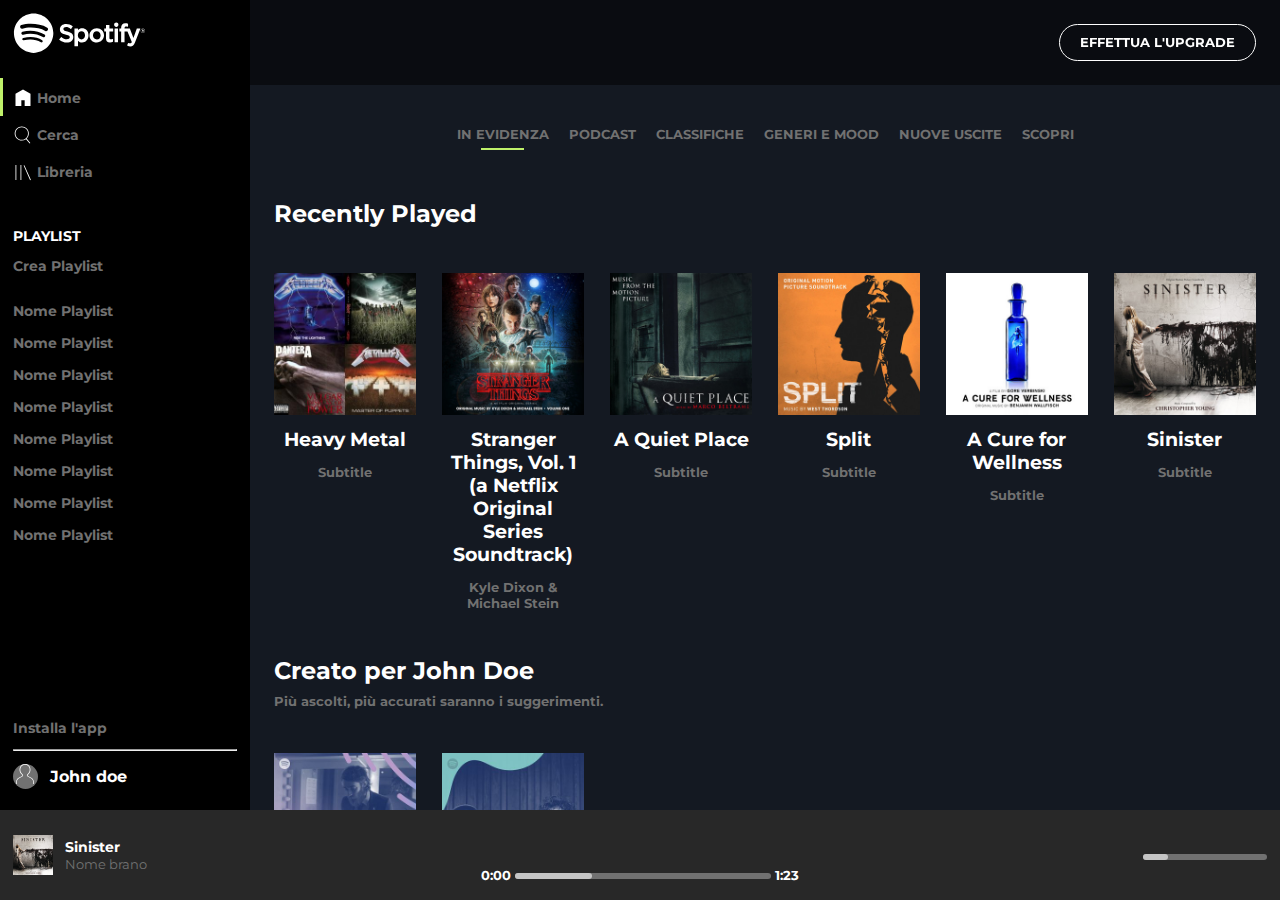
<file: index.html>
<!DOCTYPE html>
<html lang="en">
<head>
    <meta charset="UTF-8">
    <meta http-equiv="X-UA-Compatible" content="IE=edge">
    <meta name="viewport" content="width=device-width, initial-scale=1.0">

    <link rel="stylesheet" href="css/master.css">

    <!-- Google Fonts -->
    <link rel="preconnect" href="https://fonts.googleapis.com">
    <link rel="preconnect" href="https://fonts.gstatic.com" crossorigin>
    <link href="https://fonts.googleapis.com/css2?family=Montserrat:wght@400;700&display=swap" rel="stylesheet">

    <!-- Font Awesome -->
    <link rel="stylesheet" href="https://cdnjs.cloudflare.com/ajax/libs/font-awesome/6.3.0/css/all.min.css" integrity="sha512-SzlrxWUlpfuzQ+pcUCosxcglQRNAq/DZjVsC0lE40xsADsfeQoEypE+enwcOiGjk/bSuGGKHEyjSoQ1zVisanQ==" crossorigin="anonymous" referrerpolicy="no-referrer" />

    <link rel="icon" type="image/x-icon" href="/img/favicon.ico">

    <title>Spotify</title>
</head>
    <body>

        <main class=" d-flex bg-primary">

            <div class="upgrade-banner text-right p-md vertical-middle font-uppercase">
                <a href="" class="btn btn-lg btn-outline vertical-middle">effettua l'upgrade</a>
            </div>

            <!-- 
                Sidebar
             -->
            <aside class=" sidebar bg-black text-muted py-sm">
                

               <div class="sidebar-top">
                    <div class="logo-wrapper px-sm">
                        <img src="./img/logo.svg" alt="Spotify Logo" class="logo-md mb-sm">
                        <img src="./img/logo-small.svg" alt="Spotify Logo" class="logo-sm mb-sm">
                    </div>

                    <nav class="sidebar-nav py-sm mx-sm">
                        <ul class="list-none">
                            <li class="py-xs current"><a href="" class="navbar-btn font-bold current"><img src="./img/home.svg" alt="Icon Home"><span class="label"> Home</span></a></li>
                            <li class="py-xs"><a href="" class="navbar-btn font-bold"><img src="./img/search.svg" alt="Icon Search"><span class="label"> Cerca</span></a></li>
                            <li class="py-xs"><a href="" class="navbar-btn font-bold"><img src="./img/libreria.svg" alt="Icon Lib"><span class="label"> Libreria</span></a></li>
                        </ul>
                    </nav>

                    <div class="playlist py-sm px-sm mt-md">
                        <h4 class="text-light font-uppercase">Playlist</h4>
                        <a href="#" class="navbar-btn py-sm font-bold"><i class="fa-solid fa-plus"></i> Crea Playlist</a>

                        <ul class="playlist-list my-xs">
                            <li><a href="#" class="navbar-btn py-xs font-bold">Nome Playlist</a></li>
                            <li><a href="#" class="navbar-btn py-xs font-bold">Nome Playlist</a></li>
                            <li><a href="#" class="navbar-btn py-xs font-bold">Nome Playlist</a></li>
                            <li><a href="#" class="navbar-btn py-xs font-bold">Nome Playlist</a></li>
                            <li><a href="#" class="navbar-btn py-xs font-bold">Nome Playlist</a></li>
                            <li><a href="#" class="navbar-btn py-xs font-bold">Nome Playlist</a></li>
                            <li><a href="#" class="navbar-btn py-xs font-bold">Nome Playlist</a></li>
                            <li><a href="#" class="navbar-btn py-xs font-bold">Nome Playlist</a></li>
                        </ul>

                    </div>
               </div>


                <div class="sidebar-bottom px-sm">
                    <a href="#" class="navbar-btn font-bold"><i class="fa-solid fa-download mr-lg-xs"></i><span class="label"> Installa l'app</span></a>
                    <hr class="my-sm">
                    <div class="userpicture-wrapper">
                        <div class="userpicture">
                            <img src="./img/profile.svg" alt="Userpicture">
                        </div>
                        <span class="font-bold ml-xs text-light label">John doe</span>
                    </div>
                </div>

            </aside>

            <div class="content overflow-y banner-fix text-muted">

                <!-- 
                    Serach Filters 
                -->
                <div class="filters text-center py-md">
                    <nav>
                        <ul>
                            <li class="current"><a href="#" class="mx-xs font-uppercase font-bold">in evidenza</a></li>
                            <li><a href="#" class="mx-xs font-uppercase font-bold">podcast</a></li>
                            <li><a href="#" class="mx-xs font-uppercase font-bold">classifiche</a></li>
                            <li><a href="#" class="mx-xs font-uppercase font-bold">generi e mood</a></li>
                            <li><a href="#" class="mx-xs font-uppercase font-bold">nuove uscite</a></li>
                            <li><a href="#" class="mx-xs font-uppercase font-bold">scopri</a></li>
                        </ul>
                    </nav>
                </div>
               
                <!-- 
                    Recently Played 
                -->
                <section id="recent" class="px-md">

                    <!-- Title -->
                    <h2 class="py-lg text-light">Recently Played</h2>

                    <ul class="d-flex rowfix-sm row-wrap album-collection">

                        <li class="col-sm-6 col-md-3 col-lg-2 p-sm text-center">
                            <div class="album">
                                <div class="cover-wrapper">
                                    <img src="./img/metal_lifting.jpg" alt="Metal Lifting">
                                    <div class="overlay play"></div>
                                </div>

                                <h3 class="my-sm text-light">Heavy Metal</h3>
                                <h5>Subtitle</h5>
                            </div>
                        </li>

                        <li class="col-sm-6 col-md-3 col-lg-2 p-sm text-center">
                            <div class="album">
                                <div class="cover-wrapper">
                                    <img src="./img/stranger.jpeg" alt="Stranger Things">
                                    <div class="overlay play"></div>
                                </div>

                                <h3 class="my-sm text-light">Stranger Things, Vol. 1 (a Netflix Original Series Soundtrack)</h3>
                                <h5>Kyle Dixon & Michael Stein</h5>
                            </div>
                        </li>

                        <li class="col-sm-6 col-md-3 col-lg-2 p-sm text-center">
                            <div class="album">
                                <div class="cover-wrapper">
                                    <img src="./img/aquietplace.jpeg" alt="A Quiet Place">
                                    <div class="overlay play"></div>
                                </div>

                                <h3 class="my-sm text-light">A Quiet Place</h3>
                                <h5>Subtitle</h5>
                            </div>
                        </li>

                        <li class="col-sm-6 col-md-3 col-lg-2 p-sm text-center">
                            <div class="album">
                                <div class="cover-wrapper">
                                    <img src="./img/split.jpeg" alt="Split">
                                    <div class="overlay play"></div>
                                </div>

                                <h3 class="my-sm text-light">Split</h3>
                                <h5>Subtitle</h5>
                            </div>
                        </li>

                        <li class="col-sm-6 col-md-3 col-lg-2 p-sm text-center">
                            <div class="album">
                                <div class="cover-wrapper">
                                    <img src="./img/cure.jpeg" alt="Cure">
                                    <div class="overlay play"></div>
                                </div>

                                <h3 class="my-sm text-light">A Cure for Wellness</h3>
                                <h5>Subtitle</h5>
                            </div>
                        </li>

                        <li class="col-sm-6 col-md-3 col-lg-2 p-sm text-center">
                            <div class="album">
                                <div class="cover-wrapper">
                                    <img src="./img/sinister.jpeg" alt="Sinister">
                                    <div class="overlay play"></div>
                                </div>

                                <h3 class="my-sm text-light">Sinister</h3>
                                <h5>Subtitle</h5>
                            </div>
                        </li>

                    </ul>
                </section>

                <!-- 
                    Suggested
                -->
                <section id="suggested" class="px-md">

                    <!-- Title -->
                    <h2 class="pt-lg text-light">Creato per John Doe</h2>
                    <h5 class="pt-xs pb-lg text-muted">Più ascolti, più accurati saranno i suggerimenti.</h5>

                    <ul class="d-flex rowfix-sm row-wrap album-collection">

                        <li class="col-sm-6 col-md-3 col-lg-2 p-sm text-center">
                            <div class="album">
                                <div class="cover-wrapper">
                                    <img src="./img/radar.jpeg" alt="Radar">
                                    <div class="overlay play"></div>
                                </div>

                                <h3 class="my-sm text-light">Release Radar</h3>
                            </div>
                        </li>

                        <li class="col-sm-6 col-md-3 col-lg-2 p-sm text-center">
                            <div class="album">
                                <div class="cover-wrapper">
                                    <img src="./img/mixdaily.jpeg" alt="Daily Mix">
                                    <div class="overlay play"></div>
                                </div>

                                <h3 class="my-sm text-light">Daily Mix 1</h3>
                            </div>
                        </li>
                        
                    </ul>
                </section>

                <!-- 
                    Popular
                -->
                <section id="popular" class="px-md">

                    <!-- Title -->
                    <h2 class="pt-md text-light">Artisti più popolari</h2>
                    <h5 class="pt-xs pb-lg  text-muted">Più ascolti, più accurati saranno i suggerimenti.</h5>

                    <ul class="d-flex rowfix-sm row-wrap album-collection">

                        <li class="col-sm-6 col-md-3 col-lg-2 p-sm text-center">
                            <div class="album">
                                <div class="cover-wrapper cover-rounded">
                                    <img src="./img/youg.jpeg" alt="Lana del Rey">
                                    <div class="overlay"></div>
                                </div>

                                <h3 class="my-sm text-light">Lana del Rey</h3>
                            </div>
                        </li>

                        <li class="col-sm-6 col-md-3 col-lg-2 p-sm text-center">
                            <div class="album">
                                <div class="cover-wrapper cover-rounded">
                                    <img src="./img/einaudi.jpeg" alt="Einaudi">
                                    <div class="overlay"></div>
                                </div>

                                <h3 class="my-sm text-light">Ludovico Einaudi</h3>
                            </div>
                        </li>
                        
                    </ul>
                </section>

            </div>
        </main>

        <footer class=" bg-secondary d-flex justify-between align-center">

                <div class="footer-left col-xs-3 col-sm-4 col-md-4 col-lg-4 text-left text-light pl-xs pl-sm-md">

                    <div class="current-track mr-lg-md">
                        <img src="./img/sinister.jpeg" alt="Sinister">
                        <div class="caption ml-xs">
                           <div class="font-bold title">Sinister</div>
                           <div class="text-muted author"><a href="#">Nome brano</a></div>
                        </div>
                    </div>

                    <div class="favourites">
                        <a href="#"><i class="fa-regular fa-heart"></i></a>
                        <a href="#" class="ml-xs-md"><i class="fa-regular fa-folder"></i></a>
                    </div>

                </div>


                <div class="footer-center col-xs-3 col-sm-4 col-md-6 col-lg-4  text-center">

                    <div class="media-control">
                        <a href="#" class="mx-lg-sm text-light"><i class="fa-solid fa-shuffle"></i></a>
                        <a href="#" class="ml-xs ml-sm-sm mx-lg-sm text-light"><i class="fa-solid fa-backward-step"></i></a>
                        <a href="#" class="ml-xs ml-sm-sm mx-lg-sm text-light"><i class="fa-2x-md fa-solid fa-circle-play"></i></a>
                        <a href="#" class="ml-xs ml-sm-sm mx-lg-sm text-light"><i class="fa-solid fa-forward-step"></i></a>
                        <a href="#" class="ml-xs ml-sm-sm mx-lg-sm text-light"><i class="fa-solid fa-arrow-rotate-right"></i></a>
                    </div>

                    <div class="progress-bar-wrapper my-xs">
                        <span class="text-light px-lg-sm font-bold">0:00</span>
                        <div class="progress-bar progress-bar-lg">
                            <div class="progress"></div>
                        </div>
                        <span class="text-light px-lg-sm font-bold">1:23</span>
                    </div>

                </div>

                <div class="footer-right col-xs-3 col-sm-4 col-md-3 col-lg-4 text-right pr-xs pr-sm-md">
                    <div class="audio-controls">
                        <a href="#" class="mr-sm hidden-inline-xs"><i class="fa-solid fa-list"></i></a>
                        <a href="#" class="mr-sm hidden-inline-xs"><i class="fa-solid fa-desktop"></i></a>
                        <a href="#" class="mr-xs"><i class="fa-solid fa-volume-low"></i></a>
                    </div>

                    <div class="progress-bar-wrapper">
                        
                        <div class="progress-bar progress-bar-sm">
                            <div class="progress"></div>
                        </div>
                    </div>

                </div>

        </footer>

    </body>
</html>
</file>
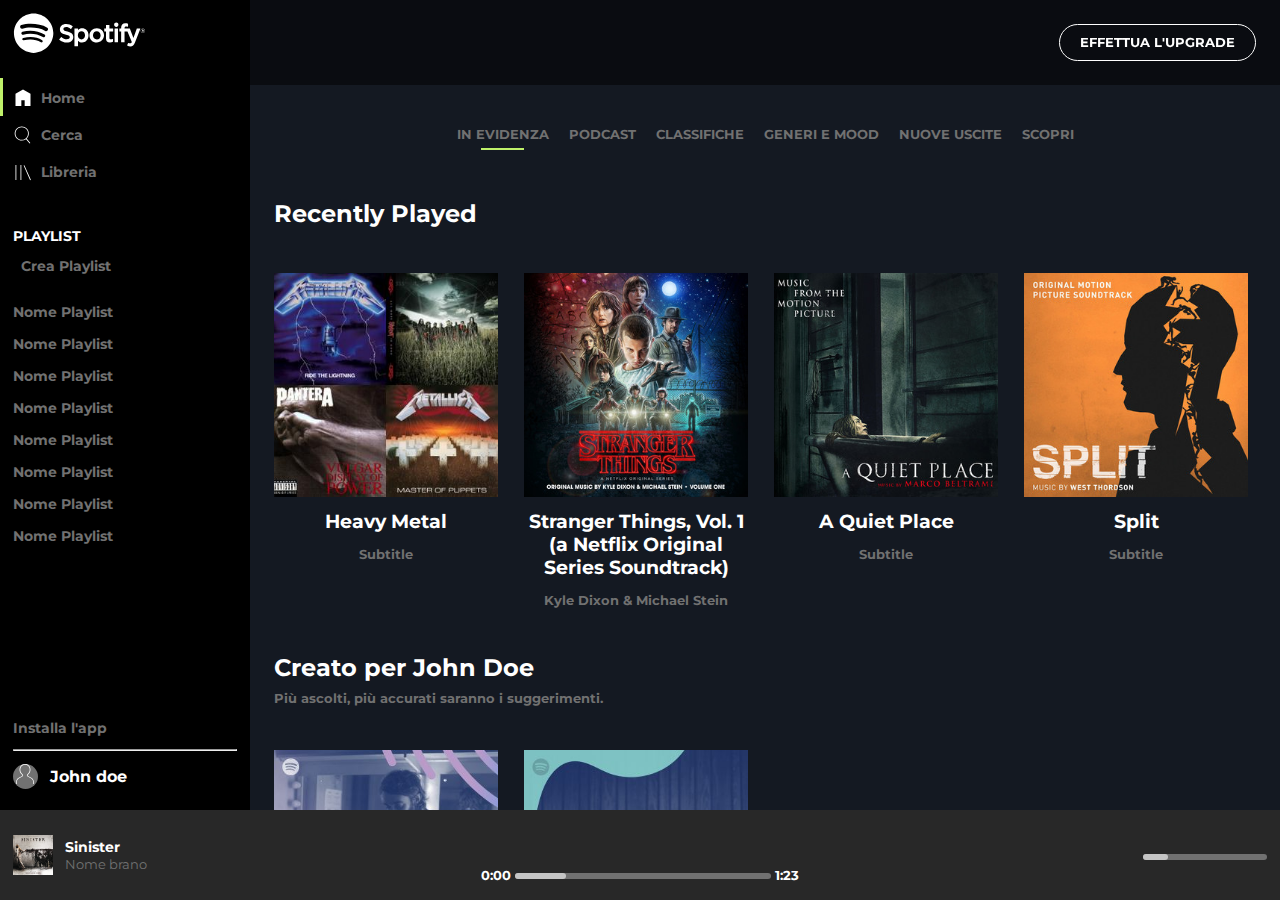
<file: BONUS/index.html>
<!DOCTYPE html>
<html lang="en">
<head>
    <meta charset="UTF-8">
    <meta http-equiv="X-UA-Compatible" content="IE=edge">
    <meta name="viewport" content="width=device-width, initial-scale=1.0">

    <link rel="stylesheet" href="css/master.css">

    <!-- Google Fonts -->
    <link rel="preconnect" href="https://fonts.googleapis.com">
    <link rel="preconnect" href="https://fonts.gstatic.com" crossorigin>
    <link href="https://fonts.googleapis.com/css2?family=Montserrat:wght@400;700&display=swap" rel="stylesheet">

    <!-- Font Awesome -->
    <link rel="stylesheet" href="https://cdnjs.cloudflare.com/ajax/libs/font-awesome/6.3.0/css/all.min.css" integrity="sha512-SzlrxWUlpfuzQ+pcUCosxcglQRNAq/DZjVsC0lE40xsADsfeQoEypE+enwcOiGjk/bSuGGKHEyjSoQ1zVisanQ==" crossorigin="anonymous" referrerpolicy="no-referrer" />

    <link rel="icon" type="image/x-icon" href="/img/favicon.ico">

    <title>Spotify</title>
</head>
    <body>

        <div class="mobile-warning d-flex justify-center align-center text-center text-light px-md bg-black">
            <img src="./img/spotify-logo.png" alt="Spotify Warning Logo" class="m-sm">
            <h3 class="py-sm">Riproduzione disabilitata</h3>
            <p>Spotify non funzionerà se blocchi contenuto protetto, se hai un browser incompatibile o se utilizzi una modalità di navigazione privata o in incognito. Regola le impostazioni del browser o scarica la nostra app per dispositivi mobili gratuita.</p>
            <a href="" class="btn btn-lg btn-primary my-md">Scarica l'app</a>
        </div>

        <main class=" d-flex bg-primary">

            <div class="upgrade-banner text-center text-right-md p-md vertical-middle font-uppercase">
                <a href="" class="btn btn-lg btn-outline vertical-middle">effettua l'upgrade</a>
            </div>

            <!-- 
                Sidebar
             -->
            <aside class=" sidebar bg-black text-muted py-sm">
                

               <div class="sidebar-top">
                    <div class="logo-wrapper px-sm">
                        <img src="./img/logo.svg" alt="Spotify Logo" class="logo-md mb-sm">
                        <img src="./img/logo-small.svg" alt="Spotify Logo" class="logo-sm mb-sm">
                    </div>

                    <nav class="sidebar-nav py-sm mx-sm">
                        <ul class="list-none">
                            <li class="py-xs current"><a href="" class="navbar-btn font-bold current"><img src="./img/home.svg" alt="Icon Home"><span class="label ml-xs">Home</span></a></li>
                            <li class="py-xs"><a href="" class="navbar-btn font-bold"><img src="./img/search.svg" alt="Icon Search"><span class="label ml-xs">Cerca</span></a></li>
                            <li class="py-xs"><a href="" class="navbar-btn font-bold"><img src="./img/libreria.svg" alt="Icon Lib"><span class="label ml-xs">Libreria</span></a></li>
                        </ul>
                    </nav>

                    <div class="playlist py-sm px-sm mt-md">
                        <h4 class="text-light font-uppercase">Playlist</h4>
                        <a href="#" class="navbar-btn py-sm font-bold"><i class="fa-solid fa-plus"></i><span class="label ml-xs"></span>Crea Playlist</a></a>

                        <ul class="playlist-list my-xs">
                            <li><a href="#" class="navbar-btn py-xs font-bold">Nome Playlist</a></li>
                            <li><a href="#" class="navbar-btn py-xs font-bold">Nome Playlist</a></li>
                            <li><a href="#" class="navbar-btn py-xs font-bold">Nome Playlist</a></li>
                            <li><a href="#" class="navbar-btn py-xs font-bold">Nome Playlist</a></li>
                            <li><a href="#" class="navbar-btn py-xs font-bold">Nome Playlist</a></li>
                            <li><a href="#" class="navbar-btn py-xs font-bold">Nome Playlist</a></li>
                            <li><a href="#" class="navbar-btn py-xs font-bold">Nome Playlist</a></li>
                            <li><a href="#" class="navbar-btn py-xs font-bold">Nome Playlist</a></li>
                        </ul>

                    </div>
               </div>


                <div class="sidebar-bottom px-sm">
                    <a href="#" class="navbar-btn font-bold"><i class="fa-solid fa-download mr-lg-xs"></i><span class="label"> Installa l'app</span></a>
                    <hr class="my-sm">
                    <div class="userpicture-wrapper">
                        <div class="userpicture">
                            <img src="./img/profile.svg" alt="Userpicture">
                        </div>
                        <span class="font-bold ml-xs text-light label">John doe</span>
                    </div>
                </div>

            </aside>

            <div class="content overflow-y banner-fix text-muted">

                <!-- 
                    Serach Filters 
                -->
                <div class="filters text-center py-md">
                    <nav>
                        <ul>
                            <li class="current"><a href="#" class="mx-xs font-uppercase font-bold">in evidenza</a></li>
                            <li><a href="#" class="mx-xs font-uppercase font-bold">podcast</a></li>
                            <li><a href="#" class="mx-xs font-uppercase font-bold">classifiche</a></li>
                            <li><a href="#" class="mx-xs font-uppercase font-bold">generi e mood</a></li>
                            <li><a href="#" class="mx-xs font-uppercase font-bold">nuove uscite</a></li>
                            <li><a href="#" class="mx-xs font-uppercase font-bold">scopri</a></li>
                        </ul>
                    </nav>
                </div>
               
                <!-- 
                    Recently Played 
                -->
                <section id="recent" class="px-md">

                    <!-- Title -->
                    <h2 class="py-lg text-light">Recently Played</h2>

                    <ul class="d-flex rowfix-sm row-wrap album-collection">

                        <li class="col-fixed col-lg-2 p-sm text-center">
                            <div class="album">
                                <div class="cover-wrapper">
                                    <img src="./img/metal_lifting.jpg" alt="Metal Lifting">
                                    <div class="overlay play"></div>
                                </div>

                                <h3 class="my-sm text-light">Heavy Metal</h3>
                                <h5>Subtitle</h5>
                            </div>
                        </li>

                        <li class="col-fixed col-lg-2 p-sm text-center">
                            <div class="album">
                                <div class="cover-wrapper">
                                    <img src="./img/stranger.jpeg" alt="Stranger Things">
                                    <div class="overlay play"></div>
                                </div>

                                <h3 class="my-sm text-light">Stranger Things, Vol. 1 (a Netflix Original Series Soundtrack)</h3>
                                <h5>Kyle Dixon & Michael Stein</h5>
                            </div>
                        </li>

                        <li class="col-fixed col-lg-2 p-sm text-center">
                            <div class="album">
                                <div class="cover-wrapper">
                                    <img src="./img/aquietplace.jpeg" alt="A Quiet Place">
                                    <div class="overlay play"></div>
                                </div>

                                <h3 class="my-sm text-light">A Quiet Place</h3>
                                <h5>Subtitle</h5>
                            </div>
                        </li>

                        <li class="col-fixed col-lg-2 p-sm text-center">
                            <div class="album">
                                <div class="cover-wrapper">
                                    <img src="./img/split.jpeg" alt="Split">
                                    <div class="overlay play"></div>
                                </div>

                                <h3 class="my-sm text-light">Split</h3>
                                <h5>Subtitle</h5>
                            </div>
                        </li>

                        <li class="col-fixed col-lg-2 p-sm text-center">
                            <div class="album">
                                <div class="cover-wrapper">
                                    <img src="./img/cure.jpeg" alt="Cure">
                                    <div class="overlay play"></div>
                                </div>

                                <h3 class="my-sm text-light">A Cure for Wellness</h3>
                                <h5>Subtitle</h5>
                            </div>
                        </li>

                        <li class="col-fixed col-lg-2 p-sm text-center">
                            <div class="album">
                                <div class="cover-wrapper">
                                    <img src="./img/sinister.jpeg" alt="Sinister">
                                    <div class="overlay play"></div>
                                </div>

                                <h3 class="my-sm text-light">Sinister</h3>
                                <h5>Subtitle</h5>
                            </div>
                        </li>

                    </ul>
                </section>

                <!-- 
                    Suggested
                -->
                <section id="suggested" class="px-md">

                    <!-- Title -->
                    <h2 class="pt-lg text-light">Creato per John Doe</h2>
                    <h5 class="pt-xs pb-lg text-muted">Più ascolti, più accurati saranno i suggerimenti.</h5>

                    <ul class="d-flex rowfix-sm row-wrap album-collection">

                        <li class="col-fixed col-lg-2  p-sm text-center">
                            <div class="album">
                                <div class="cover-wrapper">
                                    <img src="./img/radar.jpeg" alt="Radar">
                                    <div class="overlay play"></div>
                                </div>

                                <h3 class="my-sm text-light">Release Radar</h3>
                            </div>
                        </li>

                        <li class="col-fixed col-lg-2  p-sm text-center">
                            <div class="album">
                                <div class="cover-wrapper">
                                    <img src="./img/mixdaily.jpeg" alt="Daily Mix">
                                    <div class="overlay play"></div>
                                </div>

                                <h3 class="my-sm text-light">Daily Mix 1</h3>
                            </div>
                        </li>
                        
                    </ul>
                </section>

                <!-- 
                    Popular
                -->
                <section id="popular" class="px-md">

                    <!-- Title -->
                    <h2 class="pt-md text-light">Artisti più popolari</h2>
                    <h5 class="pt-xs pb-lg  text-muted">Più ascolti, più accurati saranno i suggerimenti.</h5>

                    <ul class="d-flex rowfix-sm row-wrap album-collection">

                        <li class="col-fixed col-lg-2  p-sm text-center">
                            <div class="album">
                                <div class="cover-wrapper cover-rounded">
                                    <img src="./img/youg.jpeg" alt="Lana del Rey">
                                    <div class="overlay"></div>
                                </div>

                                <h3 class="my-sm text-light">Lana del Rey</h3>
                            </div>
                        </li>

                        <li class="col-fixed col-lg-2  p-sm text-center">
                            <div class="album">
                                <div class="cover-wrapper cover-rounded">
                                    <img src="./img/einaudi.jpeg" alt="Einaudi">
                                    <div class="overlay"></div>
                                </div>

                                <h3 class="my-sm text-light">Ludovico Einaudi</h3>
                            </div>
                        </li>
                        
                    </ul>
                </section>

            </div>
        </main>

        <footer class=" bg-secondary d-flex justify-between align-center">

                <div class="footer-left col-xs-3 col-sm-4 col-md-4 col-lg-4 text-left text-light pl-xs pl-sm-md">

                    <div class="current-track mr-lg-md">
                        <img src="./img/sinister.jpeg" alt="Sinister">
                        <div class="caption ml-xs">
                           <div class="font-bold title">Sinister</div>
                           <div class="text-muted author"><a href="#">Nome brano</a></div>
                        </div>
                    </div>

                    <div class="favourites">
                        <a href="#"><i class="fa-regular fa-heart"></i></a>
                        <a href="#" class="ml-xs-md"><i class="fa-regular fa-folder"></i></a>
                    </div>

                </div>


                <div class="footer-center col-xs-3 col-sm-4 col-md-6 col-lg-4  text-center">

                    <div class="media-control">
                        <a href="#" class="mx-lg-sm text-muted"><i class="fa-solid fa-shuffle"></i></a>
                        <a href="#" class="ml-xs ml-sm-sm mx-lg-sm text-muted"><i class="fa-solid fa-backward-step"></i></a>
                        <a href="#" class="ml-xs ml-sm-sm mx-lg-sm text-light"><i class="fa-2x-md fa-solid fa-circle-play"></i></a>
                        <a href="#" class="ml-xs ml-sm-sm mx-lg-sm text-muted"><i class="fa-solid fa-forward-step"></i></a>
                        <a href="#" class="ml-xs ml-sm-sm mx-lg-sm text-muted"><i class="fa-solid fa-arrow-rotate-right"></i></a>
                    </div>

                    <div class="progress-bar-wrapper my-xs">
                        <span class="text-light px-lg-sm font-bold">0:00</span>
                        <div class="progress-bar progress-bar-lg">
                            <div class="progress"></div>
                        </div>
                        <span class="text-light px-lg-sm font-bold">1:23</span>
                    </div>

                </div>

                <div class="footer-right col-xs-3 col-sm-4 col-md-3 col-lg-4 text-right pr-xs pr-sm-md">
                    <div class="audio-controls">
                        <a href="#" class="mr-sm hidden-inline-xs"><i class="fa-solid fa-list"></i></a>
                        <a href="#" class="mr-sm hidden-inline-xs"><i class="fa-solid fa-desktop"></i></a>
                        <a href="#" class="mr-xs"><i class="fa-solid fa-volume-low"></i></a>
                    </div>

                    <div class="progress-bar-wrapper hidden-inblock-xs">
                        
                        <div class="progress-bar progress-bar-sm">
                            <div class="progress"></div>
                        </div>
                    </div>

                </div>

        </footer>

    </body>
</html>
</file>
<file: css/master.css>
/* DEFAULTS */

*,
::after,
::before{
    padding: 0;
    margin: 0;
    box-sizing: border-box;
}


html{
    font-family: 'Montserrat', sans-serif;
}


a{
    text-decoration: none;
    color: var(--color-muted);
}

a:hover{
    color: white;
    transition: all .2s ease;
}

p{font-size: 1rem;}

h4{font-size: .9rem;}

:root{

    /* Breakpoint Variables */

    --container-breakpoint-sm: 90%;
    --container-breakpoint-md: 720px;
    --container-breakpoint-lg: 930px;
    --container-breakpoint-xl: 1140px;

    --sidebar-width-sm: 50px;
    --sidebar-width-md: 250px;

    --sidebar-bottom-height: 80px;
    --footer-height: 90px;
    
    /* Color Variables */

    --color-primary: #141922;
    --color-secondary: #282828;
    --color-muted: #717171;
    --color-lightgrey: #c5c5c5;
    --color-lightgreen: #bff16a;

}

/* COLORS */

.bg-black{background-color: black;}
.bg-primary{background-color: var(--color-primary);}
.bg-secondary{background-color: var(--color-secondary);}
.bg-white{background-color: white;}

.text-primary{color: var(--color-primary);}
.text-secondary{color: var(--color-secondary);}
.text-light{color: white;}
.text-muted{color: var(--color-muted);}

/* CONTROLS */

.btn{
    transition: all .3s ease;
    display: inline-block;
    border-radius: 2rem;
    font-size: .8rem;
    font-weight: bold;
}

.btn-lg{
    padding: 10px 20px;
}

.btn-lg:hover{
    transform: scale(1.1);
}

.btn-outline{
    color: white;
    border: 1px solid white;
}

.btn-outline:hover{
    color: black;
    border: 1px solid white;
    background-color: white;
}


/* Lists */

.list-none{list-style-type: none;}

/* Positions */

.vertical-middle{vertical-align: middle;}
.position-relative{position: relative;}
.position-absolute{position: absolute;}
.d-block{display: block;}

.overflow-y{overflow-y: auto;}


/* Containers */

.container{
    max-width: 90%;
    margin: auto;
}

.container-fs{
    width: 100vw;
    max-width:100%;
    margin: auto;
}


/* Flex */

.rowfix-xs{margin: 0 -0.5rem 0 -0.5rem;}
.rowfix-sm{margin: 0 -.8rem 0 -.8rem;}
.rowfix-md{margin: 0 -1.5rem 0 -1.5rem;}
.rowfix-lg{margin: 0 -2rem 0 -2rem;}
.rowfix-xl{margin: 0 -3.5rem 0 -3.5rem;}
.rowfix-xxl{margin: 0 -5rem 0 -5rem;}


.hidden-inline-xs{display: none;}
.d-flex{display: flex;}
.row-wrap{flex-wrap: wrap;}


.row{display: block;}

.justify-between{justify-content: space-between;}
.justify-start{justify-content: flex-start;}
.justify-center{justify-content: center;}
.justify-end{justify-content: flex-end;}

.align-start{align-items: flex-start;}
.align-center{align-items: center;}
.align-end{align-items: flex-end;}

.align-self-start{align-self: flex-start;}
.align-self-center{align-self: center;}
.align-self-end{align-self: flex-end;}


/* Columns */

.col-12{width: 100%;}
.col-11{width: calc((100% / 12) * 11);}
.col-10{width: calc((100% / 12) * 10);}
.col-9{width: calc((100% / 12) * 9);}
.col-8{width: calc((100% / 12) * 8);}
.col-7{width: calc((100% / 12) * 7);}
.col-6{width: 50%;}
.col-5{width: calc((100% / 12) * 5);}
.col-4{width: calc((100% / 12) * 4);}
.col-3{width: calc((100% / 12) * 3);}
.col-2{width: calc((100% / 12) * 2);}
.col-1{width: calc(100% / 12);}

.col-xs-12{width: 100%;}
.col-xs-11{width: calc((100% / 12) * 11);}
.col-xs-10{width: calc((100% / 12) * 10);}
.col-xs-9{width: calc((100% / 12) * 9);}
.col-xs-8{width: calc((100% / 12) * 8);}
.col-xs-7{width: calc((100% / 12) * 7);}
.col-xs-6{width: 50%;}
.col-xs-5{width: calc((100% / 12) * 5);}
.col-xs-4{width: calc((100% / 12) * 4);}
.col-xs-3{width: calc((100% / 12) * 3);}
.col-xs-2{width: calc((100% / 12) * 2);}
.col-xs-1{width: calc(100% / 12);}


/* Sizes */

.mw-100{max-width: 100%;}
.mw-90{max-width: 90%;}
.mw-80{max-width: 80%;}
.mw-70{max-width: 70%;}
.mw-60{max-width: 60%;}
.mw-50{max-width: 50%;}
.mw-40{max-width: 40%;}
.mw-30{max-width: 30%;}
.mw-20{max-width: 20%;}
.mw-10{max-width: 10%;}

.h-100{height: 100%;}
.h-90{height: 90%;}
.h-80{height: 80%;}
.h-70{height: 70%;}
.h-60{height: 60%;}
.h-50{height: 50%;}
.h-40{height: 40%;}
.h-30{height: 30%;}
.h-20{height: 20%;}
.h-10{height: 10%;}

.w-100{width: 100%;}
.w-90{width: 90%;}
.w-80{width: 80%;}
.w-70{width: 70%;}
.w-60{width: 60%;}
.w-50{width: 50%;}
.w-40{width: 40%;}
.w-30{width: 30%;}
.w-20{width: 20%;}
.w-10{width: 10%;}


/* Paddings */

.p-none{padding: 0;}
.p-xs{padding: 0.5rem;}
.p-sm{padding: .8rem;}
.p-md{padding: 1.5rem;}
.p-lg{padding: 2rem;}
.p-xl{padding: 3.5rem;}
.p-xxl{padding: 5rem;}

.pt-xs{padding-top: 0.5rem;}
.pt-sm{padding-top: .8rem;}
.pt-md{padding-top: 1.5rem;}
.pt-lg{padding-top: 2rem;}
.pt-xl{padding-top: 3.5rem;}
.pt-xxl{padding-top: 5rem;}

.pr-xs{padding-right: 0.5rem;}
.pr-sm{padding-right: .8rem;}
.pr-md{padding-right: 1.5rem;}
.pr-lg{padding-right: 2rem;}
.pr-xl{padding-right: 3.5rem;}
.pr-xxl{padding-right: 5rem;}

.pb-xs{padding-bottom:  0.5rem;}
.pb-sm{padding-bottom:  .8rem;}
.pb-md{padding-bottom:  1.5rem;}
.pb-lg{padding-bottom:  2rem;}
.pb-xl{padding-bottom:  3.5rem;}
.pb-xxl{padding-bottom:  5rem;}

.pl-xs{padding-left:  0.5rem;}
.pl-sm{padding-left:  .8rem;}
.pl-md{padding-left:  1.5rem;}
.pl-lg{padding-left:  2rem;}
.pl-xl{padding-left:  3.5rem;}
.pl-xxl{padding-left:  5rem;}

.py-xxs{padding: 0.2rem 0;}
.py-xs{padding: 0.5rem 0;}
.py-sm{padding: .8rem 0;}
.py-md{padding: 1.5rem 0;}
.py-lg{padding: 2rem 0;}
.py-xl{padding: 3.5rem 0;}
.py-xxl{padding: 5rem 0;}

.px-xs{padding: 0 0.5rem;}
.px-sm{padding: 0 .8rem;}
.px-md{padding: 0 1.5rem;}
.px-lg{padding: 0 2rem;}
.px-xl{padding: 0 3.5rem;}
.px-xxl{padding: 0 5rem;}



/* Margins */

.m-none{margin: 0;}
.m-xs{margin: 0.5rem;}
.m-sm{margin: .8rem;}
.m-md{margin: 1.5rem;}
.m-lg{margin: 2rem;}
.m-xl{margin: 3.5rem;}
.m-xxl{margin: 5rem;}

.mt-xs{margin-top: 0.5rem;}
.mt-sm{margin-top: .8rem;}
.mt-md{margin-top: 1.5rem;}
.mt-lg{margin-top: 2rem;}
.mt-xl{margin-top: 3.5rem;}
.mt-xxl{margin-top: 5rem;}

.mr-xs{margin-right: 0.5rem;}
.mr-sm{margin-right: .8rem;}
.mr-md{margin-right: 1.5rem;}
.mr-lg{margin-right: 2rem;}
.mr-xl{margin-right: 3.5rem;}
.mr-xxl{margin-right: 5rem;}

.mb-xs{margin-bottom: 0.5rem;}
.mb-sm{margin-bottom: .8rem;}
.mb-md{margin-bottom: 1.5rem;}
.mb-lg{margin-bottom: 2rem;}
.mb-xl{margin-bottom: 3.5rem;}
.mb-xxl{margin-bottom: 5rem;}

.ml-xs{margin-left: 0.5rem;}
.ml-sm{margin-left: .8rem;}
.ml-md{margin-left: 1.5rem;}
.ml-lg{margin-left: 2rem;}
.ml-xl{margin-left: 3.5rem;}
.ml-xxl{margin-left: 5rem;}

.my-xs{margin: 0.5rem 0;}
.my-sm{margin: .8rem 0;}
.my-md{margin: 1.5rem 0;}
.my-lg{margin: 2rem 0;}
.my-xl{margin: 3.5rem 0;}
.my-xxl{margin: 5rem 0;}

.mx-xs{margin: 0 0.5rem;}
.mx-sm{margin: 0 .8rem;}
.mx-md{margin: 0 1.5rem;}
.mx-lg{margin: 0 2rem;}
.mx-xl{margin: 0 3.5rem;}
.mx-xxl{margin: 0 5rem;}
.mx-auto{margin: 0 auto;}


/* Borders */

.radius-lg{border-radius: 3rem;}
.radius-md{border-radius: 1.5rem;}
.radius-sm{border-radius: 1rem;}



/* TYPO */

.text-left{text-align: left;}
.text-center{text-align: center;}
.text-right{text-align: right;}

.font-bold{font-weight: bold;}
.font-italic{font-style: italic;}
.font-uppercase{text-transform: uppercase;}



/* ---- PAGE ---- */


/* Sidebar */

aside.sidebar{
    width: var(--sidebar-width-sm);
    text-align: center;
    min-height: 300px;
    overflow: hidden;
}

aside.sidebar .sidebar-top{
    height: calc(100% - var(--sidebar-bottom-height));
    display: flex;
    flex-direction: column;
    overflow: hidden;
}

aside.sidebar .sidebar-bottom{
    height: var(--sidebar-bottom-height);
}

aside.sidebar .label{
    display: none;
}

aside.sidebar .playlist{
    display: none;
}

.logo-md{display: none;}

.logo-sm{display: block;}

aside.sidebar hr{
    color: var(--color-muted);
}


aside.sidebar .userpicture{
    border-radius: 50%;
    background-color: var(--color-muted);
    width: 25px;
    height: 25px;
    display: inline-block;
    vertical-align: middle;
    text-align: center;
}

aside.sidebar .userpicture-wrapper span{
    vertical-align: middle;
}


aside.sidebar .userpicture img{
    display: inline-block;
    height: 20px;
}


aside.sidebar .sidebar-nav li{
    position: relative;
}

aside.sidebar .sidebar-nav ul li:hover img{
    filter: brightness(-2);
}



aside.sidebar .sidebar-nav li.current::before {
    content: '';
    position: absolute;
    top: 0;
    left: -13px;
    width: 3px;
    height: 100%;
    background-color: var(--color-lightgreen);
    z-index: 999;
}

/* Banner */

.banner-fix{
    padding-top: 100px;
}

.upgrade-banner{
    position: fixed;
    left: var(--sidebar-width-sm);
    top: 0;
    width: calc(100% - var(--sidebar-width-sm));
    background-color: rgba(0, 0, 0, .5);
    z-index: 999;
}

/* Content */

main{
    height: calc(100vh - var(--footer-height));
    overflow-y: hidden;
}

.content{
    width: calc(100% - var(--sidebar-width-sm));
    overflow: auto;
    
}

.filters ul li{
    display: inline-block;
    position: relative;
    font-size: .8rem;
}

.filters ul li.current a::after{
    position: absolute;
    content: '';
    bottom: -8px;
    left: 30%;
    width: 40%;
    height: 2px;
    background-color: var(--color-lightgreen);
}

.album-collection{
    list-style-type: none;
}

.album{
    z-index: 1;
}


.album .cover-wrapper{
    position: relative;
}

.album .cover-wrapper.cover-rounded{
    border-radius: 50%;
    overflow: hidden;
}

.album .cover-wrapper.cover-rounded img{
    object-fit: cover;
    border-radius: 50%;
}

.album .cover-wrapper img{
    width: 100%;
    display: block;
}

.album .cover-wrapper .overlay{
    position: absolute;
    display: none;
    top: 0;
    left: 0;
    width: 100%;
    height: 100%;
    background-color: rgba(0, 0, 0, .5);
}


.album:hover .overlay{
    display: block;
    cursor: pointer;
}

.album:hover .overlay.play{
    transition: all 2s ease;
}

.overlay.play::after{
    font: var(--fa-font-solid);
    content: '\f144';
    position: absolute;
    top: 50%;
    left: 50%;
    transform: translate(-50%, -50%);
    color: white;
    font-size: 4rem;
    animation: zoomin .3s ease;
}


.album:hover .overlay.play::after{
    opacity: 1;
    
}

@keyframes zoomin{
    0%{
        font-size: 5rem;
        opacity: 0;
    }
    100%{
        opacity: 1;
        font-size: 4rem;
    }
}




/* Footer */

.fa-2x-md{
    font-size: 1.3rem;
}

footer{
    height: var(--footer-height);
}

/* footer left */

.footer-left .current-track img{
    height: 40px;
    vertical-align: middle;
}

.footer-left .current-track .caption, .footer-left .favourites{
    display: none;
}




.footer-left a, .footer-left a i{
    vertical-align: middle;
}

.footer-left .current-track .caption .title{
    font-size: .9rem;
 }
 
 .footer-left .current-track .caption .author{
    font-size: .8rem;
 }
 

 /* footer center */

 .footer-center .media-control a{
    vertical-align: middle;
}

.footer-center .media-control a i.fa-circle-play{
    transition: all .2s ease;
}

.footer-center .media-control a i.fa-circle-play:hover{
    transform: scale(1.15);
}



.footer-center .media-control a i{
    vertical-align: middle;
}

.progress-bar-wrapper{
    display: inline-block;
    width: 100%;
}

.progress-bar{
    display: inline-block;
    background-color: var(--color-muted);
    height: 6px;
    border-radius: 25px;
    vertical-align: middle;
}

.progress-bar-wrapper span{
    display: none;
}

.progress-bar-wrapper i{
    vertical-align: middle;
}

.progress-bar-lg{
    width: 60%;
}

.progress-bar-sm{
    width: 70%;
}

.progress-bar-sm .progress{
    width: 20%;
}

.progress{
    height: 100%;
    width: 30%;
    background-color: var(--color-lightgrey);
    position: relative;
    border-radius: 25px;
}

.progress-bar-wrapper:hover .progress{

    background-color: var(--color-lightgreen);
    cursor: pointer;

}


.progress-bar:hover .progress::after{
    content: '';
    position: absolute;
    right: -5px;
    top: -5px;
    width: 15px;
    height: 15px;
    border-radius: 50%;
    background-color: white;
    z-index: 999;
}


/* footer right */

.footer-right .audio-controls{
    display: inline-block;
    vertical-align: middle;
}

.footer-right .progress-bar-wrapper{
    width: 30%;
    vertical-align: middle;
}

@media screen and (min-width: 480px){


    .footer-left .current-track{
        display: inline-block;
    }

    .footer-left .favourites{
        display: inline-block;
        transform: translateY(25%);
     }

     .footer-left .favourites i{
       display: block;
       font-size: .8rem;
       padding: 5px 0px;
     }
    
    

    .footer-left .current-track .caption{
       display: inline-block;
       vertical-align: middle;
       width: 60px;
    }


    .ml-sm-xs{margin-left: 0.5rem;}
    .ml-sm-sm{margin-left: .8rem;}
    .ml-sm-md{margin-left: 1.5rem;}
    .ml-sm-lg{margin-left: 2rem;}
    .ml-sm-xl{margin-left: 3.5rem;}
    .ml-sm-xxl{margin-left: 5rem;}

    .fa-2x-md{
        font-size: 2rem;
    }

    .progress-bar-wrapper span{
        display: inline;
        font-size: .8rem;
        vertical-align: middle;
    }

    .progress-bar-sm{
        width: 100%;
    }
    
    .hidden-inline-xs{
        display: inline;
    }

}
   

@media screen and (min-width: 576px) {

    /* Banner */
    .upgrade-banner{
        left: var(--sidebar-width-md);
        top: 0;
        width: calc(100% - var(--sidebar-width-md));
        z-index: 999;
    }

    /* Content */
    .content{
        width: calc(100% - var(--sidebar-width-md));
    }


    /* Sidebar */
    aside.sidebar{
        width: var(--sidebar-width-md);
        text-align: left;
    }
 
    aside.sidebar .playlist{
        display: flex;
        overflow-y: hidden;
        flex-direction: column;
    }

    aside.sidebar .playlist .playlist-list{
        overflow-y: auto;
    }

    aside.sidebar a.navbar-btn{
        display: inline-block;
        font-size: .85rem;

    }

    aside.sidebar .label{
        display: inline;
        vertical-align: middle;   
    }

    aside.sidebar a.navbar-btn img{
        height: 20px;
        vertical-align: middle;
    }
    
    .logo-md{
        display: block;
        height: 40px;
    
    }

    .footer-left .favourites{
        display: inline-block;
        transform: translateY(25%);
     }

     .footer-left .favourites i{
       display: inline-block;
       padding: 0px 0px;
       font-size: 1rem;
     }


     .footer-left .current-track .caption{
        width: auto;
     }

    .logo-sm{display: none;}


    .p-sm-lg{padding: .8rem;}

}


@media screen and (max-width: 768px) {

    .col-1,
    .col-2,
    .col-3,
    .col-4,
    .col-5,
    .col-6,
    .col-7,
    .col-8,
    .col-9,
    .col-10,
    .col-11,
    .col-12{
        width: 100%;
    }

    /* Container */
    .container{max-width: var(--container-breakpoint-sm);}

    /* Columns */

    .col-sm-12{width: 100%;}
    .col-sm-11{width: calc((100% / 12) * 11);}
    .col-sm-10{width: calc((100% / 12) * 10);}
    .col-sm-9{width: calc((100% / 12) * 9);}
    .col-sm-8{width: calc((100% / 12) * 8);}
    .col-sm-7{width: calc((100% / 12) * 7);}
    .col-sm-6{width: 50%;}
    .col-sm-5{width: calc((100% / 12) * 5);}
    .col-sm-4{width: calc((100% / 12) * 4);}
    .col-sm-3{width: calc((100% / 12) * 3);}
    .col-sm-2{width: calc((100% / 12) * 2);}
    .col-sm-1{width: calc(100% / 12);}



}

@media screen and (min-width: 768px) {

    /* Container */
    .container{max-width: var(--container-breakpoint-md);}

    /* Columns */
    .col-md-12{width: 100%;}
    .col-md-11{width: calc((100% / 12) * 11);}
    .col-md-10{width: calc((100% / 12) * 10);}
    .col-md-9{width: calc((100% / 12) * 9);}
    .col-md-8{width: calc((100% / 12) * 8);}
    .col-md-7{width: calc((100% / 12) * 7);}
    .col-md-6{width: 50%;}
    .col-md-5{width: calc((100% / 12) * 5);}
    .col-md-4{width: calc((100% / 12) * 4);}
    .col-md-3{width: calc((100% / 12) * 3);}
    .col-md-2{width: calc((100% / 12) * 2);}
    .col-md-1{width: calc(100% / 12);}

    .mr-lg-md{margin-right: 2rem;}
    .pl-sm-md{padding-left:  .8rem;}
    .pr-sm-md{padding-right:  .8rem;}
    .ml-xs-md{margin-left: 0.5rem;}


}


@media screen and (min-width: 1060px) {

    /* Container */
    .container{max-width: var(--container-breakpoint-lg);}

    /* Columns */
    .col-lg-12{width: 100%;}
    .col-lg-11{width: calc((100% / 12) * 11);}
    .col-lg-10{width: calc((100% / 12) * 10);}
    .col-lg-9{width: calc((100% / 12) * 9);}
    .col-lg-8{width: calc((100% / 12) * 8);}
    .col-lg-7{width: calc((100% / 12) * 7);}
    .col-lg-6{width: 50%;}
    .col-lg-5{width: calc((100% / 12) * 5);}
    .col-lg-4{width: calc((100% / 12) * 4);}
    .col-lg-3{width: calc((100% / 12) * 3);}
    .col-lg-2{width: calc((100% / 12) * 2);}
    .col-lg-1{width: calc(100% / 12);}

    .mx-lg-xs{margin: 0 0.5rem;}
    .mx-lg-sm{margin: 0 .8rem;}
    .mx-lg-md{margin: 0 1.5rem;}
    .mx-lg-lg{margin: 0 2rem;}
    .mx-lg-xl{margin: 0 3.5rem;}
    .mx-lg-xxl{margin: 0 5rem;}
    .mx-lg-auto{margin: 0 auto;}
}


@media screen and (min-width: 1170px) {

    /* Container */
    .container{max-width: var(--container-breakpoint-xl);}

    /* Columns */
    .col-xl-12{width: 100%;}
    .col-xl-11{width: calc((100% / 12) * 11);}
    .col-xl-10{width: calc((100% / 12) * 10);}
    .col-xl-9{width: calc((100% / 12) * 9);}
    .col-xl-8{width: calc((100% / 12) * 8);}
    .col-xl-7{width: calc((100% / 12) * 7);}
    .col-xl-6{width: 50%;}
    .col-xl-5{width: calc((100% / 12) * 5);}
    .col-xl-4{width: calc((100% / 12) * 4);}
    .col-xl-3{width: calc((100% / 12) * 3);}
    .col-xl-2{width: calc((100% / 12) * 2);}
    .col-xl-1{width: calc(100% / 12);}

}
</file>
<file: BONUS/css/master.css>
/* DEFAULTS */

*,
::after,
::before {
    padding: 0;
    margin: 0;
    box-sizing: border-box;
}


html {
    font-family: 'Montserrat', sans-serif;
}


a {
    text-decoration: none;
    color: var(--color-muted);
}

a:hover {
    color: white;
    transition: all .2s ease;
}

p {
    font-size: 1rem;
}

h4 {
    font-size: .9rem;
}

:root {

    /* Breakpoint Variables */

    --container-breakpoint-sm: 90%;
    --container-breakpoint-md: 720px;
    --container-breakpoint-lg: 930px;
    --container-breakpoint-xl: 1140px;

    --sidebar-width-sm: 50px;
    --sidebar-width-md: 250px;

    --sidebar-bottom-height: 80px;
    --footer-height: 90px;

    /* Color Variables */

    --color-primary: #141922;
    --color-secondary: #282828;
    --color-muted: #717171;
    --color-lightgrey: #c5c5c5;
    --color-lightgreen: #bff16a;
    --color-spotygreen: #18d860;

}

/* COLORS */

.bg-black {
    background-color: black;
}

.bg-primary {
    background-color: var(--color-primary);
}

.bg-secondary {
    background-color: var(--color-secondary);
}

.bg-white {
    background-color: white;
}

.text-primary {
    color: var(--color-primary);
}

.text-secondary {
    color: var(--color-secondary);
}

.text-light {
    color: white;
}

.text-muted {
    color: var(--color-muted);
}

/* CONTROLS */

.btn {
    transition: all .3s ease;
    display: inline-block;
    border-radius: 2rem;
    font-size: .8rem;
    font-weight: bold;
}

.btn-lg {
    padding: 10px 20px;
}

.btn-lg:hover {
    transform: scale(1.1);
}

.btn-primary {
    background-color: var(--color-spotygreen);
    border: 1px solid var(--color-spotygreen);
    color: black;
}

.btn-outline {
    color: white;
    border: 1px solid white;
}

.btn-outline:hover {
    color: black;
    border: 1px solid white;
    background-color: white;
}

/* Scrollbar */
/* width */
::-webkit-scrollbar {
    width: 10px;
}

/* Track */
::-webkit-scrollbar-track {
    background: #141922;
}

/* Handle */
::-webkit-scrollbar-thumb {
    background: #0b0e13;
    border-radius: 20px;
}

/* Handle on hover */
::-webkit-scrollbar-thumb:hover {
    background: #555;
}


/* Lists */

.list-none {
    list-style-type: none;
}

/* Positions */

.vertical-middle {
    vertical-align: middle;
}

.position-relative {
    position: relative;
}

.position-absolute {
    position: absolute;
}

.d-block {
    display: block;
}

.overflow-y {
    overflow-y: auto;
}


/* Containers */

.container {
    max-width: 90%;
    margin: auto;
}

.container-fs {
    width: 100vw;
    max-width: 100%;
    margin: auto;
}


/* Flex */

.rowfix-xs {
    margin: 0 -0.5rem 0 -0.5rem;
}

.rowfix-sm {
    margin: 0 -.8rem 0 -.8rem;
}

.rowfix-md {
    margin: 0 -1.5rem 0 -1.5rem;
}

.rowfix-lg {
    margin: 0 -2rem 0 -2rem;
}

.rowfix-xl {
    margin: 0 -3.5rem 0 -3.5rem;
}

.rowfix-xxl {
    margin: 0 -5rem 0 -5rem;
}


.hidden-inline-xs {
    display: none;
}

.hidden-block-xs {
    display: none;
}

.hidden-inblock-xs {
    display: none !important;
}

.d-flex {
    display: flex;
}

.row-wrap {
    flex-wrap: wrap;
}


.row {
    display: block;
}

.justify-between {
    justify-content: space-between;
}

.justify-start {
    justify-content: flex-start;
}

.justify-center {
    justify-content: center;
}

.justify-end {
    justify-content: flex-end;
}

.align-start {
    align-items: flex-start;
}

.align-center {
    align-items: center;
}

.align-end {
    align-items: flex-end;
}

.align-self-start {
    align-self: flex-start;
}

.align-self-center {
    align-self: center;
}

.align-self-end {
    align-self: flex-end;
}


/* Columns */

.col-12 {
    width: 100%;
}

.col-11 {
    width: calc((100% / 12) * 11);
}

.col-10 {
    width: calc((100% / 12) * 10);
}

.col-9 {
    width: calc((100% / 12) * 9);
}

.col-8 {
    width: calc((100% / 12) * 8);
}

.col-7 {
    width: calc((100% / 12) * 7);
}

.col-6 {
    width: 50%;
}

.col-5 {
    width: calc((100% / 12) * 5);
}

.col-4 {
    width: calc((100% / 12) * 4);
}

.col-3 {
    width: calc((100% / 12) * 3);
}

.col-2 {
    width: calc((100% / 12) * 2);
}

.col-1 {
    width: calc(100% / 12);
}

.col-xs-12 {
    width: 100%;
}

.col-xs-11 {
    width: calc((100% / 12) * 11);
}

.col-xs-10 {
    width: calc((100% / 12) * 10);
}

.col-xs-9 {
    width: calc((100% / 12) * 9);
}

.col-xs-8 {
    width: calc((100% / 12) * 8);
}

.col-xs-7 {
    width: calc((100% / 12) * 7);
}

.col-xs-6 {
    width: 50%;
}

.col-xs-5 {
    width: calc((100% / 12) * 5);
}

.col-xs-4 {
    width: calc((100% / 12) * 4);
}

.col-xs-3 {
    width: calc((100% / 12) * 3);
}

.col-xs-2 {
    width: calc((100% / 12) * 2);
}

.col-xs-1 {
    width: calc(100% / 12);
}


/* Sizes */

.mw-100 {
    max-width: 100%;
}

.mw-90 {
    max-width: 90%;
}

.mw-80 {
    max-width: 80%;
}

.mw-70 {
    max-width: 70%;
}

.mw-60 {
    max-width: 60%;
}

.mw-50 {
    max-width: 50%;
}

.mw-40 {
    max-width: 40%;
}

.mw-30 {
    max-width: 30%;
}

.mw-20 {
    max-width: 20%;
}

.mw-10 {
    max-width: 10%;
}

.h-100 {
    height: 100%;
}

.h-90 {
    height: 90%;
}

.h-80 {
    height: 80%;
}

.h-70 {
    height: 70%;
}

.h-60 {
    height: 60%;
}

.h-50 {
    height: 50%;
}

.h-40 {
    height: 40%;
}

.h-30 {
    height: 30%;
}

.h-20 {
    height: 20%;
}

.h-10 {
    height: 10%;
}

.w-100 {
    width: 100%;
}

.w-90 {
    width: 90%;
}

.w-80 {
    width: 80%;
}

.w-70 {
    width: 70%;
}

.w-60 {
    width: 60%;
}

.w-50 {
    width: 50%;
}

.w-40 {
    width: 40%;
}

.w-30 {
    width: 30%;
}

.w-20 {
    width: 20%;
}

.w-10 {
    width: 10%;
}


/* Paddings */

.p-none {
    padding: 0;
}

.p-xs {
    padding: 0.5rem;
}

.p-sm {
    padding: .8rem;
}

.p-md {
    padding: 1.5rem;
}

.p-lg {
    padding: 2rem;
}

.p-xl {
    padding: 3.5rem;
}

.p-xxl {
    padding: 5rem;
}

.pt-xs {
    padding-top: 0.5rem;
}

.pt-sm {
    padding-top: .8rem;
}

.pt-md {
    padding-top: 1.5rem;
}

.pt-lg {
    padding-top: 2rem;
}

.pt-xl {
    padding-top: 3.5rem;
}

.pt-xxl {
    padding-top: 5rem;
}

.pr-xs {
    padding-right: 0.5rem;
}

.pr-sm {
    padding-right: .8rem;
}

.pr-md {
    padding-right: 1.5rem;
}

.pr-lg {
    padding-right: 2rem;
}

.pr-xl {
    padding-right: 3.5rem;
}

.pr-xxl {
    padding-right: 5rem;
}

.pb-xs {
    padding-bottom: 0.5rem;
}

.pb-sm {
    padding-bottom: .8rem;
}

.pb-md {
    padding-bottom: 1.5rem;
}

.pb-lg {
    padding-bottom: 2rem;
}

.pb-xl {
    padding-bottom: 3.5rem;
}

.pb-xxl {
    padding-bottom: 5rem;
}

.pl-xs {
    padding-left: 0.5rem;
}

.pl-sm {
    padding-left: .8rem;
}

.pl-md {
    padding-left: 1.5rem;
}

.pl-lg {
    padding-left: 2rem;
}

.pl-xl {
    padding-left: 3.5rem;
}

.pl-xxl {
    padding-left: 5rem;
}

.py-xxs {
    padding: 0.2rem 0;
}

.py-xs {
    padding: 0.5rem 0;
}

.py-sm {
    padding: .8rem 0;
}

.py-md {
    padding: 1.5rem 0;
}

.py-lg {
    padding: 2rem 0;
}

.py-xl {
    padding: 3.5rem 0;
}

.py-xxl {
    padding: 5rem 0;
}

.px-xs {
    padding: 0 0.5rem;
}

.px-sm {
    padding: 0 .8rem;
}

.px-md {
    padding: 0 1.5rem;
}

.px-lg {
    padding: 0 2rem;
}

.px-xl {
    padding: 0 3.5rem;
}

.px-xxl {
    padding: 0 5rem;
}



/* Margins */

.m-none {
    margin: 0;
}

.m-xs {
    margin: 0.5rem;
}

.m-sm {
    margin: .8rem;
}

.m-md {
    margin: 1.5rem;
}

.m-lg {
    margin: 2rem;
}

.m-xl {
    margin: 3.5rem;
}

.m-xxl {
    margin: 5rem;
}

.mt-xs {
    margin-top: 0.5rem;
}

.mt-sm {
    margin-top: .8rem;
}

.mt-md {
    margin-top: 1.5rem;
}

.mt-lg {
    margin-top: 2rem;
}

.mt-xl {
    margin-top: 3.5rem;
}

.mt-xxl {
    margin-top: 5rem;
}

.mr-xs {
    margin-right: 0.5rem;
}

.mr-sm {
    margin-right: .8rem;
}

.mr-md {
    margin-right: 1.5rem;
}

.mr-lg {
    margin-right: 2rem;
}

.mr-xl {
    margin-right: 3.5rem;
}

.mr-xxl {
    margin-right: 5rem;
}

.mb-xs {
    margin-bottom: 0.5rem;
}

.mb-sm {
    margin-bottom: .8rem;
}

.mb-md {
    margin-bottom: 1.5rem;
}

.mb-lg {
    margin-bottom: 2rem;
}

.mb-xl {
    margin-bottom: 3.5rem;
}

.mb-xxl {
    margin-bottom: 5rem;
}

.ml-xs {
    margin-left: 0.5rem;
}

.ml-sm {
    margin-left: .8rem;
}

.ml-md {
    margin-left: 1.5rem;
}

.ml-lg {
    margin-left: 2rem;
}

.ml-xl {
    margin-left: 3.5rem;
}

.ml-xxl {
    margin-left: 5rem;
}

.my-xs {
    margin: 0.5rem 0;
}

.my-sm {
    margin: .8rem 0;
}

.my-md {
    margin: 1.5rem 0;
}

.my-lg {
    margin: 2rem 0;
}

.my-xl {
    margin: 3.5rem 0;
}

.my-xxl {
    margin: 5rem 0;
}

.mx-xs {
    margin: 0 0.5rem;
}

.mx-sm {
    margin: 0 .8rem;
}

.mx-md {
    margin: 0 1.5rem;
}

.mx-lg {
    margin: 0 2rem;
}

.mx-xl {
    margin: 0 3.5rem;
}

.mx-xxl {
    margin: 0 5rem;
}

.mx-auto {
    margin: 0 auto;
}


/* Borders */

.radius-lg {
    border-radius: 3rem;
}

.radius-md {
    border-radius: 1.5rem;
}

.radius-sm {
    border-radius: 1rem;
}



/* TYPO */

.text-left {
    text-align: left;
}

.text-center {
    text-align: center;
}

.text-right {
    text-align: right;
}

.font-bold {
    font-weight: bold;
}

.font-italic {
    font-style: italic;
}

.font-uppercase {
    text-transform: uppercase;
}



/* ---- PAGE ---- */


/* Sidebar */

aside.sidebar {
    width: var(--sidebar-width-sm);
    text-align: center;
    min-height: 300px;
    overflow: hidden;
}

aside.sidebar .sidebar-top {
    height: calc(100% - var(--sidebar-bottom-height));
    display: flex;
    flex-direction: column;
    overflow: hidden;
}

aside.sidebar .sidebar-bottom {
    height: var(--sidebar-bottom-height);
}

aside.sidebar .label {
    display: none;
}

aside.sidebar .playlist {
    display: none;
}

.logo-md {
    display: none;
}

.logo-sm {
    display: block;
}

aside.sidebar hr {
    color: var(--color-muted);
}


aside.sidebar .userpicture {
    border-radius: 50%;
    background-color: var(--color-muted);
    width: 25px;
    height: 25px;
    display: inline-block;
    vertical-align: middle;
    text-align: center;
}

aside.sidebar .userpicture-wrapper span {
    vertical-align: middle;
}


aside.sidebar .userpicture img {
    display: inline-block;
    height: 20px;
}


aside.sidebar .sidebar-nav li {
    position: relative;
}

aside.sidebar .sidebar-nav ul li:hover img {
    filter: brightness(-2);
}



aside.sidebar .sidebar-nav li.current::before {
    content: '';
    position: absolute;
    top: 0;
    left: -13px;
    width: 3px;
    height: 100%;
    background-color: var(--color-lightgreen);
    z-index: 99;
}

/* Banner */

.banner-fix {
    padding-top: 100px;
}

.upgrade-banner {
    position: fixed;
    left: var(--sidebar-width-sm);
    top: 0;
    width: calc(100% - var(--sidebar-width-sm));
    background-color: rgba(0, 0, 0, .5);
    z-index: 99;
}

/* Content */

main {
    height: calc(100vh - var(--footer-height));
    overflow-y: hidden;
}

.content {
    width: calc(100% - var(--sidebar-width-sm));
    overflow: auto;

}

.filters ul li {
    display: inline-block;
    position: relative;
    font-size: .8rem;
}

.filters ul li.current a::after {
    position: absolute;
    content: '';
    bottom: -2px;
    left: 30%;
    width: 40%;
    height: 2px;
    background-color: var(--color-lightgreen);
}

.album-collection {
    list-style-type: none;
    overflow-x: auto;
}

.album {
    z-index: 1;
}


.album .cover-wrapper {
    position: relative;
}

.album .cover-wrapper.cover-rounded {
    border-radius: 50%;
    overflow: hidden;
}

.album .cover-wrapper.cover-rounded img {
    object-fit: cover;
    border-radius: 50%;
}

.album .cover-wrapper img {
    width: 100%;
    display: block;
}

.album .cover-wrapper .overlay {
    position: absolute;
    display: none;
    top: 0;
    left: 0;
    width: 100%;
    height: 100%;
    background-color: rgba(0, 0, 0, .5);
}


.album:hover .overlay {
    display: block;
    cursor: pointer;
}

.album:hover .overlay.play {
    transition: all 2s ease;
}

.overlay.play::after {
    font: var(--fa-font-solid);
    content: '\f144';
    position: absolute;
    top: 50%;
    left: 50%;
    transform: translate(-50%, -50%);
    color: white;
    font-size: 4rem;
    animation: zoomin .3s ease;
}


.album:hover .overlay.play::after {
    opacity: 1;

}

@keyframes zoomin {
    0% {
        font-size: 5rem;
        opacity: 0;
    }

    100% {
        opacity: 1;
        font-size: 4rem;
    }
}




/* Footer */

.fa-2x-md {
    font-size: 1.3rem;
}

footer {
    height: var(--footer-height);
}

/* footer left */

.footer-left .current-track img {
    height: 40px;
    vertical-align: middle;
}

.footer-left .current-track .caption,
.footer-left .favourites {
    display: none;
}




.footer-left a,
.footer-left a i {
    vertical-align: middle;
}

.footer-left .current-track .caption .title {
    font-size: .9rem;
}

.footer-left .current-track .caption .author {
    font-size: .8rem;
}


/* footer center */

.footer-center .media-control a {
    vertical-align: middle;
}

.footer-center .media-control a i.fa-circle-play {
    transition: all .2s ease;
}

.footer-center .media-control a i.fa-circle-play:hover {
    transform: scale(1.15);
}



.footer-center .media-control a i {
    vertical-align: middle;
}

.progress-bar-wrapper {
    display: inline-block;
    width: 100%;
}

.progress-bar {
    display: inline-block;
    background-color: var(--color-muted);
    height: 6px;
    border-radius: 25px;
    vertical-align: middle;
}

.progress-bar-wrapper span {
    display: none;
}

.progress-bar-wrapper i {
    vertical-align: middle;
}

.progress-bar-lg {
    width: 60%;
}

.progress-bar-sm {
    width: 70%;
}

.progress-bar-sm .progress {
    width: 20%;
}

.progress {
    height: 100%;
    width: 20%;
    background-color: var(--color-lightgrey);
    position: relative;
    border-radius: 25px;
    animation: progress-auto 4s ease;
}

.progress-bar-wrapper:hover .progress {

    background-color: var(--color-lightgreen);
    cursor: pointer;

}


.progress-bar:hover .progress::after {
    content: '';
    position: absolute;
    right: -5px;
    top: -5px;
    width: 15px;
    height: 15px;
    border-radius: 50%;
    background-color: white;
    z-index: 99;
}


@keyframes progress-auto {
    0% {
        width: 20%;
    }

    25% {
        width: 25%;
    }

    50% {
        width: 50%;
    }

    100% {
        width: 20%;
    }
}


/* footer right */

.footer-right .audio-controls {
    display: inline-block;
    vertical-align: middle;
}

.footer-right .progress-bar-wrapper {
    width: 30%;
    vertical-align: middle;
}

/* Mobile Warning */

.mobile-warning {
    position: absolute;
    width: 100%;
    height: 100%;
    top: 0;
    left: 0;
    z-index: 999;
    flex-direction: column;
}

.mobile-warning p {
    font-size: .9rem;
}

.mobile-warning img {
    height: 50px;
}

@media screen and (min-width: 480px) {

    .mobile-warning {
        display: none;
    }

    .footer-left .current-track {
        display: inline-block;
    }

    .footer-left .favourites {
        display: inline-block;
        transform: translateY(25%);
    }

    .footer-left .favourites i {
        display: block;
        font-size: .8rem;
        padding: 5px 0px;
    }



    .footer-left .current-track .caption {
        display: inline-block;
        vertical-align: middle;
        width: 60px;
    }


    .ml-sm-xs {
        margin-left: 0.5rem;
    }

    .ml-sm-sm {
        margin-left: .8rem;
    }

    .ml-sm-md {
        margin-left: 1.5rem;
    }

    .ml-sm-lg {
        margin-left: 2rem;
    }

    .ml-sm-xl {
        margin-left: 3.5rem;
    }

    .ml-sm-xxl {
        margin-left: 5rem;
    }

    .fa-2x-md {
        font-size: 2rem;
    }

    .progress-bar-wrapper span {
        display: inline;
        font-size: .8rem;
        vertical-align: middle;
    }

    .progress-bar-sm {
        width: 100%;
    }

    .hidden-inline-xs {
        display: inline;
    }

    .hidden-block-xs {
        display: block;
    }

    .hidden-inblock-xs {
        display: inline-block !important;
    }




}


@media screen and (max-height: 485px) {
    .upgrade-banner {
        display: none;
    }

    .banner-fix {
        padding-top: 20px;
    }
}



@media screen and (min-width: 576px) {

    /* Banner */
    .upgrade-banner {
        left: var(--sidebar-width-md);
        top: 0;
        width: calc(100% - var(--sidebar-width-md));
        z-index: 99;
    }


    /* Content */
    .content {
        width: calc(100% - var(--sidebar-width-md));
    }


    /* Sidebar */
    aside.sidebar {
        width: var(--sidebar-width-md);
        text-align: left;
    }

    aside.sidebar .playlist {
        display: flex;
        overflow-y: hidden;
        flex-direction: column;
    }

    aside.sidebar .playlist .playlist-list {
        overflow-y: auto;
    }

    aside.sidebar a.navbar-btn {
        display: inline-block;
        font-size: .85rem;

    }

    aside.sidebar .label {
        display: inline;
        vertical-align: middle;
    }

    aside.sidebar a.navbar-btn img {
        height: 20px;
        vertical-align: middle;
    }

    .logo-md {
        display: block;
        height: 40px;

    }

    .footer-left .favourites {
        display: inline-block;
        transform: translateY(25%);
    }

    .footer-left .favourites i {
        display: inline-block;
        padding: 0px 0px;
        font-size: 1rem;
    }


    .footer-left .current-track .caption {
        width: auto;
    }

    .logo-sm {
        display: none;
    }


    .p-sm-lg {
        padding: .8rem;
    }

}


@media screen and (max-width: 768px) {

    .col-1,
    .col-2,
    .col-3,
    .col-4,
    .col-5,
    .col-6,
    .col-7,
    .col-8,
    .col-9,
    .col-10,
    .col-11,
    .col-12 {
        width: 100%;
    }

    /* Container */
    .container {
        max-width: var(--container-breakpoint-sm);
    }

    /* Columns */

    .col-sm-12 {
        width: 100%;
    }

    .col-sm-11 {
        width: calc((100% / 12) * 11);
    }

    .col-sm-10 {
        width: calc((100% / 12) * 10);
    }

    .col-sm-9 {
        width: calc((100% / 12) * 9);
    }

    .col-sm-8 {
        width: calc((100% / 12) * 8);
    }

    .col-sm-7 {
        width: calc((100% / 12) * 7);
    }

    .col-sm-6 {
        width: 50%;
    }

    .col-sm-5 {
        width: calc((100% / 12) * 5);
    }

    .col-sm-4 {
        width: calc((100% / 12) * 4);
    }

    .col-sm-3 {
        width: calc((100% / 12) * 3);
    }

    .col-sm-2 {
        width: calc((100% / 12) * 2);
    }

    .col-sm-1 {
        width: calc(100% / 12);
    }



}

@media screen and (min-width: 768px) {

    /* Container */
    .container {
        max-width: var(--container-breakpoint-md);
    }

    /* Columns */
    .col-md-12 {
        width: 100%;
    }

    .col-md-11 {
        width: calc((100% / 12) * 11);
    }

    .col-md-10 {
        width: calc((100% / 12) * 10);
    }

    .col-md-9 {
        width: calc((100% / 12) * 9);
    }

    .col-md-8 {
        width: calc((100% / 12) * 8);
    }

    .col-md-7 {
        width: calc((100% / 12) * 7);
    }

    .col-md-6 {
        width: 50%;
    }

    .col-md-5 {
        width: calc((100% / 12) * 5);
    }

    .col-md-4 {
        width: calc((100% / 12) * 4);
    }

    .col-md-3 {
        width: calc((100% / 12) * 3);
    }

    .col-md-2 {
        width: calc((100% / 12) * 2);
    }

    .col-md-1 {
        width: calc(100% / 12);
    }

    .mr-lg-md {
        margin-right: 2rem;
    }

    .pl-sm-md {
        padding-left: .8rem;
    }

    .pr-sm-md {
        padding-right: .8rem;
    }

    .ml-xs-md {
        margin-left: 0.5rem;
    }

    .filters ul li.current a::after {
        bottom: -8px;
    }

    .text-right-md {
        text-align: right;
    }


}

@media screen and (max-width: 1600px) {
    .album-collection {
        flex-wrap: nowrap;
    }

    .col-fixed {
        min-width: 250px;
    }

}




@media screen and (min-width: 1060px) {

    /* Container */
    .container {
        max-width: var(--container-breakpoint-lg);
    }

    /* Columns */
    .col-lg-12 {
        width: 100%;
    }

    .col-lg-11 {
        width: calc((100% / 12) * 11);
    }

    .col-lg-10 {
        width: calc((100% / 12) * 10);
    }

    .col-lg-9 {
        width: calc((100% / 12) * 9);
    }

    .col-lg-8 {
        width: calc((100% / 12) * 8);
    }

    .col-lg-7 {
        width: calc((100% / 12) * 7);
    }

    .col-lg-6 {
        width: 50%;
    }

    .col-lg-5 {
        width: calc((100% / 12) * 5);
    }

    .col-lg-4 {
        width: calc((100% / 12) * 4);
    }

    .col-lg-3 {
        width: calc((100% / 12) * 3);
    }

    .col-lg-2 {
        width: calc((100% / 12) * 2);
    }

    .col-lg-1 {
        width: calc(100% / 12);
    }

    .mx-lg-xs {
        margin: 0 0.5rem;
    }

    .mx-lg-sm {
        margin: 0 .8rem;
    }

    .mx-lg-md {
        margin: 0 1.5rem;
    }

    .mx-lg-lg {
        margin: 0 2rem;
    }

    .mx-lg-xl {
        margin: 0 3.5rem;
    }

    .mx-lg-xxl {
        margin: 0 5rem;
    }

    .mx-lg-auto {
        margin: 0 auto;
    }
}


@media screen and (min-width: 1170px) {

    /* Container */
    .container {
        max-width: var(--container-breakpoint-xl);
    }

    /* Columns */
    .col-xl-12 {
        width: 100%;
    }

    .col-xl-11 {
        width: calc((100% / 12) * 11);
    }

    .col-xl-10 {
        width: calc((100% / 12) * 10);
    }

    .col-xl-9 {
        width: calc((100% / 12) * 9);
    }

    .col-xl-8 {
        width: calc((100% / 12) * 8);
    }

    .col-xl-7 {
        width: calc((100% / 12) * 7);
    }

    .col-xl-6 {
        width: 50%;
    }

    .col-xl-5 {
        width: calc((100% / 12) * 5);
    }

    .col-xl-4 {
        width: calc((100% / 12) * 4);
    }

    .col-xl-3 {
        width: calc((100% / 12) * 3);
    }

    .col-xl-2 {
        width: calc((100% / 12) * 2);
    }

    .col-xl-1 {
        width: calc(100% / 12);
    }

}
</file>
